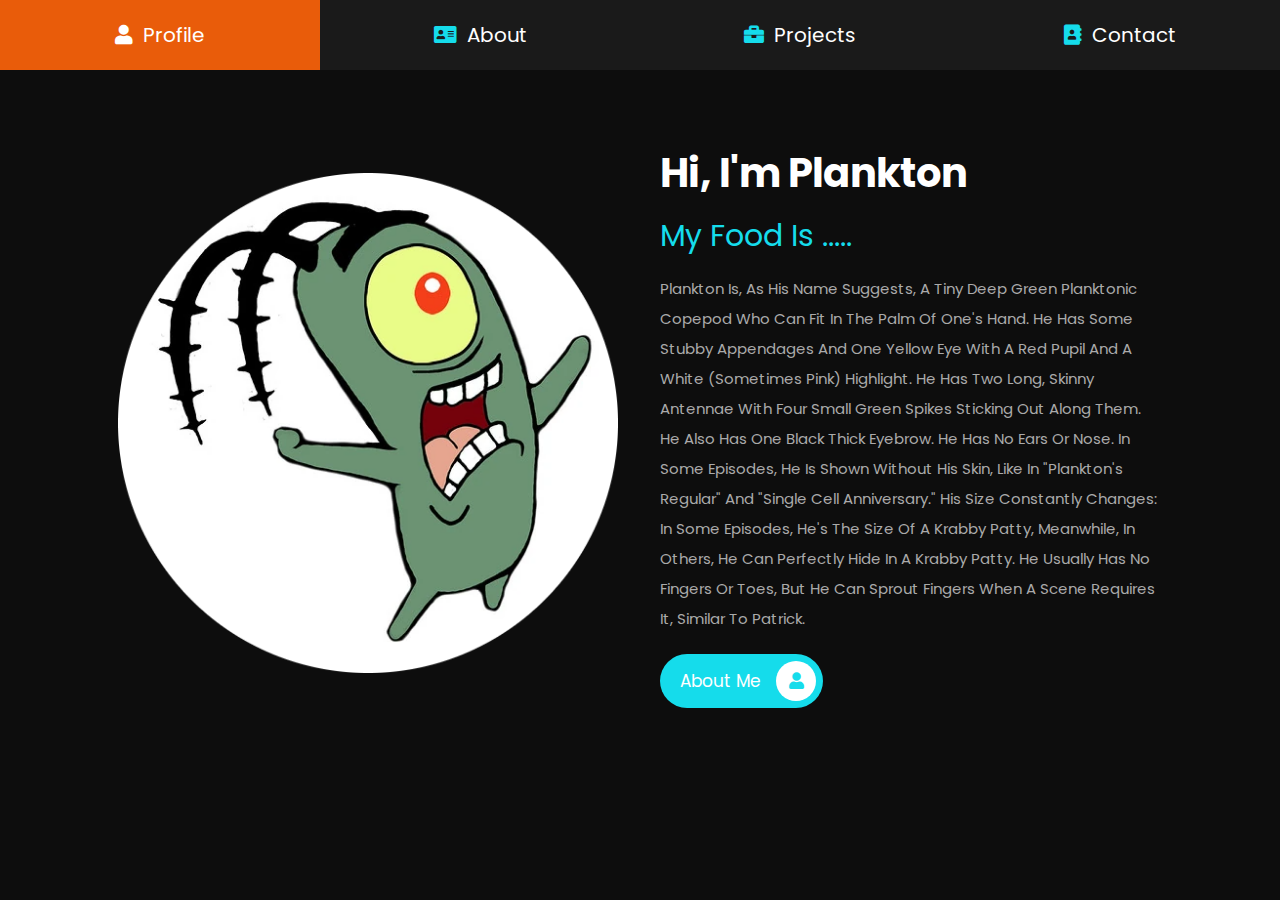
<file: index.html>
<!DOCTYPE html>
<html lang="en">
<head>
    <meta charset="UTF-8">
    <meta http-equiv="X-UA-Compatible" content="IE=edge">
    <meta name="viewport" content="width=device-width, initial-scale=1.0">
    <title>Plankton Profile</title>

    <!-- font awesome cdn link  -->
    <link rel="stylesheet" href="https://cdnjs.cloudflare.com/ajax/libs/font-awesome/5.15.4/css/all.min.css">

    <!-- custom css file link  -->
    <link rel="stylesheet" href="css/style.css">

</head>
<body>
    
<!-- navbar section starts  -->

<nav class="navbar">
    <a href="index.html" class="active"> <i class="fas fa-user"></i> <span>profile</span> </a>
    <a href="about.html"> <i class="fas fa-address-card"></i> <span>about</span> </a>
    <a href="projects.html"> <i class="fas fa-briefcase"></i> <span>projects</span> </a>
    <a href="contact.html"> <i class="fas fa-address-book"></i> <span>contact</span> </a>
</nav>

<!-- navbar section ends -->

<!-- home section starts  -->

<section class="home">

    <div class="image">
        <img src="images/profile.png" alt="">
    </div>

    <div class="content">
        <h3>hi, i'm Plankton</h3>
        <span>My food is .....</span>
        <p>Plankton is, as his name suggests, a tiny deep green planktonic copepod who can fit in the palm of one's hand. He has some stubby appendages and one yellow eye with a red pupil and a white (sometimes pink) highlight. He has two long, skinny antennae with four small green spikes sticking out along them. He also has one black thick eyebrow. He has no ears or nose. In some episodes, he is shown without his skin, like in "Plankton's Regular" and "Single Cell Anniversary." His size constantly changes: in some episodes, he's the size of a Krabby Patty, meanwhile, in others, he can perfectly hide in a Krabby Patty. He usually has no fingers or toes, but he can sprout fingers when a scene requires it, similar to Patrick.</p>
        <a href="about.html" class="btn"> about me <i class="fas fa-user"></i> </a>
    </div>

</section>

<!-- home section ends -->

</body>
</html>
</file>
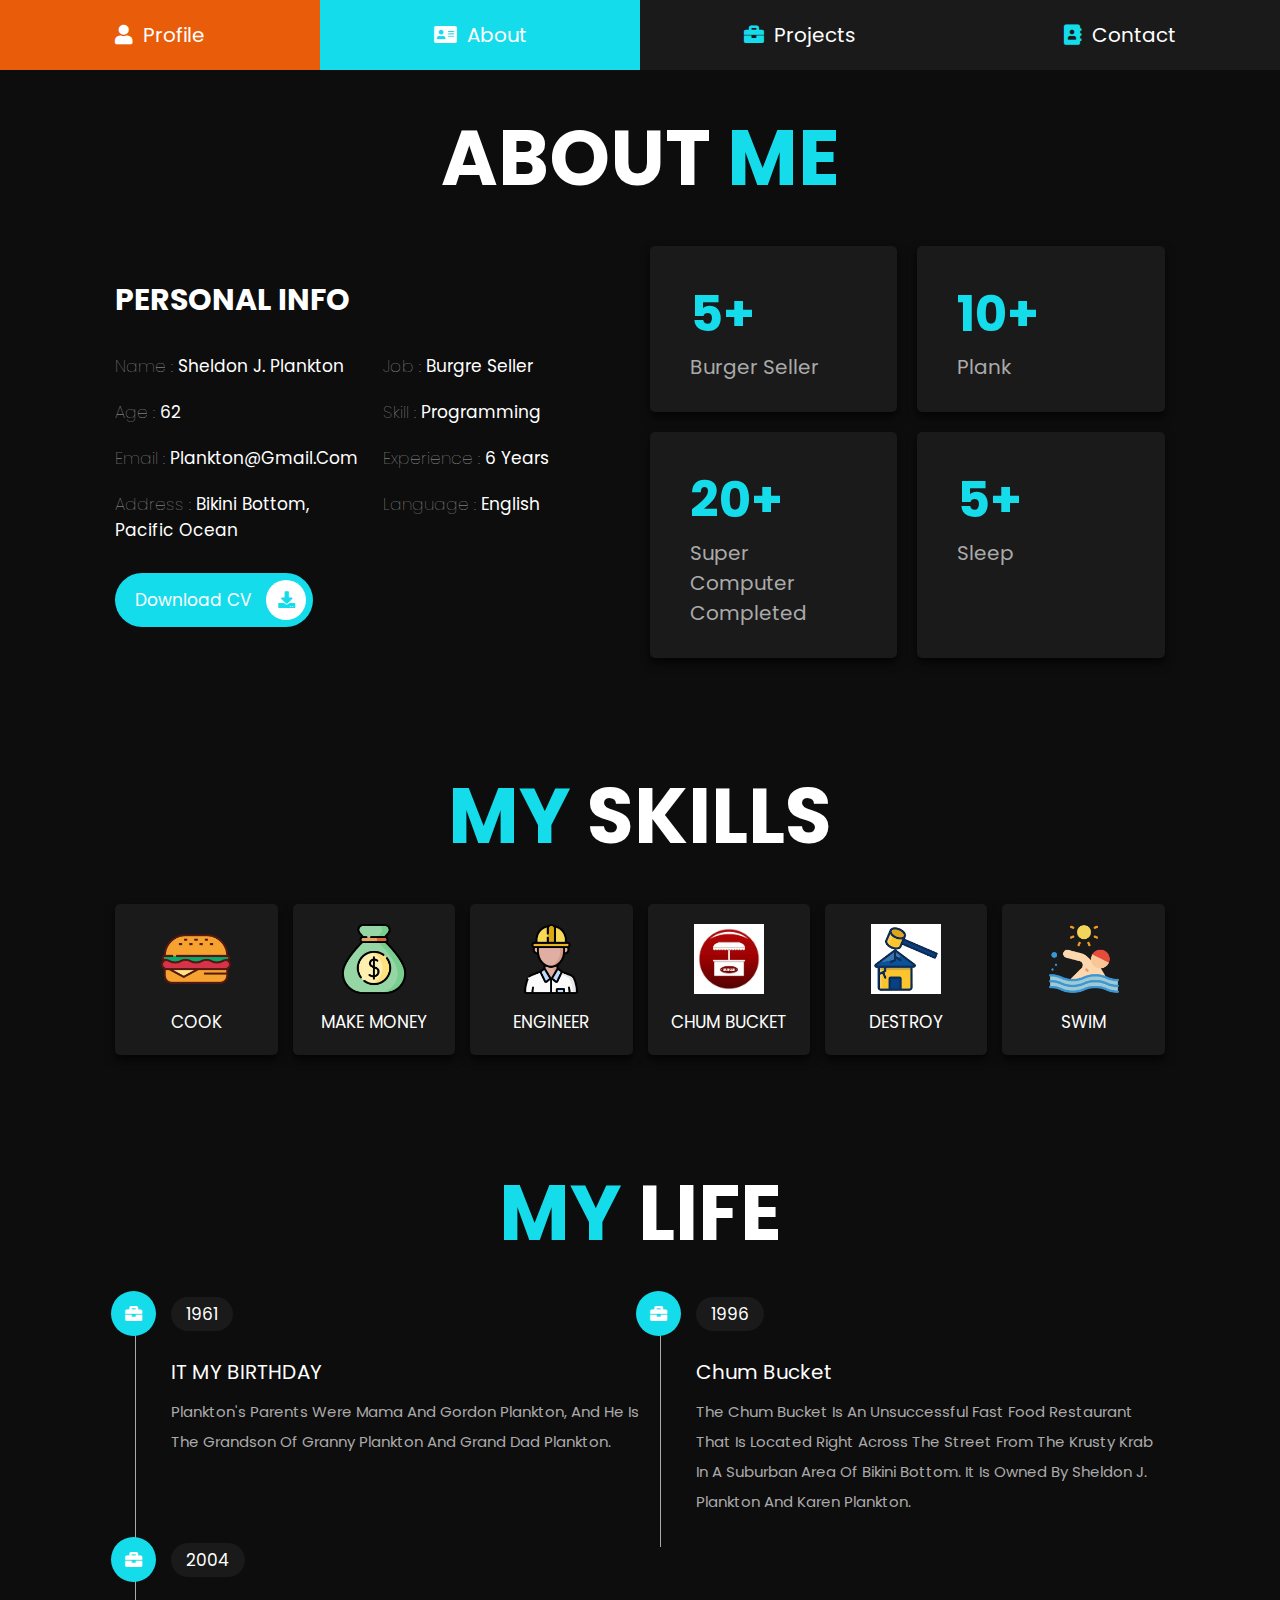
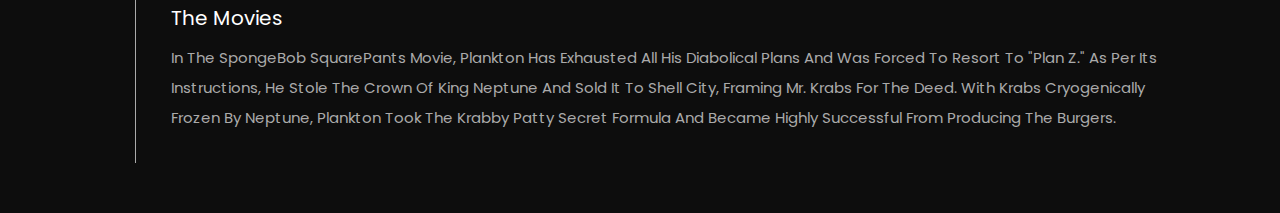
<file: about.html>
<!DOCTYPE html>
<html lang="en">

<head>
    <meta charset="UTF-8">
    <meta http-equiv="X-UA-Compatible" content="IE=edge">
    <meta name="viewport" content="width=device-width, initial-scale=1.0">
    <title>About - Plankton Profile</title>

    <!-- font awesome cdn link  -->
    <link rel="stylesheet" href="https://cdnjs.cloudflare.com/ajax/libs/font-awesome/5.15.4/css/all.min.css">

    <!-- custom css file link  -->
    <link rel="stylesheet" href="css/style.css">

</head>

<body>

    <!-- navbar section starts  -->

    <nav class="navbar">
        <a href="index.html"> <i class="fas fa-user"></i> <span>profile</span> </a>
        <a href="about.html" class="active"> <i class="fas fa-address-card"></i> <span>about</span> </a>
        <a href="projects.html"> <i class="fas fa-briefcase"></i> <span>projects</span> </a>
        <a href="contact.html"> <i class="fas fa-address-book"></i> <span>contact</span> </a>
    </nav>

    <!-- navbar section ends -->

    <!-- about section starts  -->

    <section class="about">

        <h1 class="heading"> about <span>me</span> </h1>

        <div class="row">

            <div class="info-container">

                <h1>personal info</h1>

                <div class="box-container">

                    <div class="box">
                        <h3> <span>name : </span> Sheldon J. Plankton </h3>
                        <h3> <span>age : </span> 62 </h3>
                        <h3> <span>email : </span> Plankton@gmail.com </h3>
                        <h3> <span>address : </span> Bikini Bottom, Pacific Ocean </h3>
                    </div>

                    <div class="box">
                        <h3> <span>job : </span> Burgre seller </h3>
                        <h3> <span>skill : </span> Programming </h3>
                        <h3> <span>experience : </span> 6 years </h3>
                        <h3> <span>language : </span> English </h3>
                    </div>

                </div>

                <a href="/profilewithcss/files/resume.pdf" class="btn"> download CV <i class="fas fa-download"></i> </a>

            </div>

            <div class="count-container">

                <div class="box">
                    <h3>5+</h3>
                    <p>burger seller</p>
                </div>

                <div class="box">
                    <h3>10+</h3>
                    <p>plank</p>
                </div>

                <div class="box">
                    <h3>20+</h3>
                    <p>super computer completed</p>
                </div>

                <div class="box">
                    <h3>5+</h3>
                    <p>Sleep</p>
                </div>

            </div>

        </div>

    </section>

    <!-- about section ends -->

    <!-- skills section starts  -->

    <section class="skills">

        <h1 class="heading"> <span>my</span> skills </h1>

        <div class="box-container">
            <div class="box">
                <img src="images/icon-1.png">
                <h3>cook</h3>
            </div>
            <div class="box">
                <img src="images/icon-2.png">
                <h3>make money</h3>
            </div>
            <div class="box">
                <img src="images/icon-3.png">
                <h3>engineer</h3>
            </div>
            <div class="box">
                <img src="images/icon-4.png">
                <h3>Chum Bucket</h3>
            </div>
            <div class="box">
                <img src="images/icon-5.png">
                <h3>destroy</h3>
            </div>
            <div class="box">
                <img src="images/icon-6.png">
                <h3>swim</h3>
            </div>
        </div>

    </section>

    <!-- skills section ends -->

    <!-- education section starts  -->

    <section class="education">

        <h1 class="heading"> <span>my</span> Life </h1>

        <div class="box-container">

            <div class="box">
                <i class="fas fa-briefcase"></i>
                <span>1961</span>
                <h3>IT MY BIRTHDAY</h3>
                <p>Plankton's parents were Mama and Gordon Plankton, and he is the grandson of Granny Plankton and Grand Dad Plankton.</p>
            </div>

            <div class="box">
                <i class="fas fa-briefcase"></i>
                <span>1996</span>
                <h3>Chum Bucket</h3>
                <p>The Chum Bucket is an unsuccessful fast food restaurant that is located right across the street from the Krusty Krab in a suburban area of Bikini Bottom. 
                    It is owned by Sheldon J. Plankton and Karen Plankton.</p>
            </div>

            <div class="box">
                <i class="fas fa-briefcase"></i>
                <span>2004</span>
                <h3>The movies</h3>
                <p>In The SpongeBob SquarePants Movie, Plankton has exhausted all his diabolical plans and was forced to resort to "Plan Z." 
                    As per its instructions, he stole the crown of King Neptune and sold it to Shell City, framing Mr. Krabs for the deed. With Krabs cryogenically frozen by Neptune, 
                    Plankton took the Krabby Patty secret formula and became highly successful from producing the burgers.
                </p>
            </div>

        </div>

    </section>

    <!-- education section ends -->

</body>

</html>
</file>
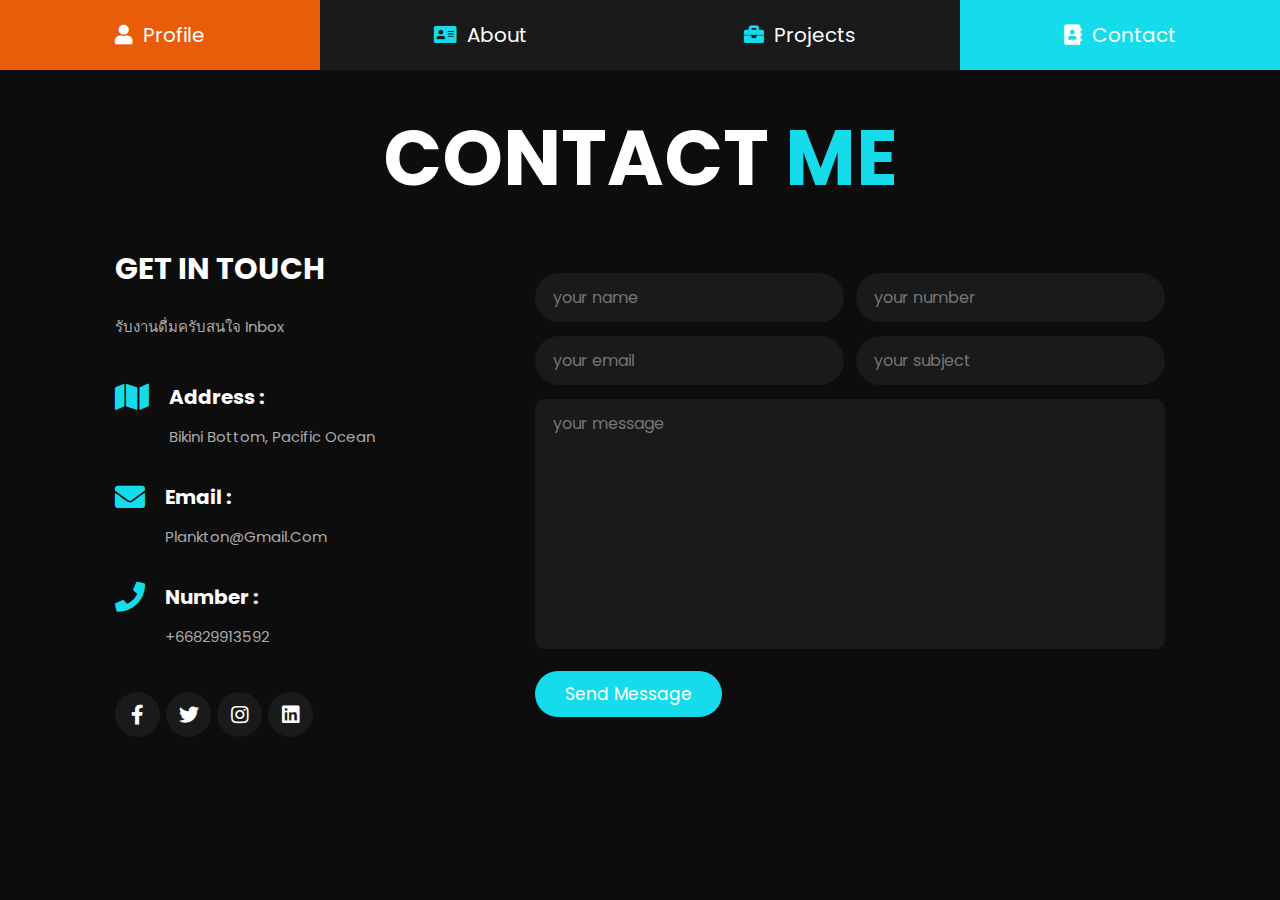
<file: contact.html>
<!DOCTYPE html>
<html lang="en">
<head>
    <meta charset="UTF-8">
    <meta http-equiv="X-UA-Compatible" content="IE=edge">
    <meta name="viewport" content="width=device-width, initial-scale=1.0">
    <title>Contact - plankton Profile</title>

    <!-- font awesome cdn link  -->
    <link rel="stylesheet" href="https://cdnjs.cloudflare.com/ajax/libs/font-awesome/5.15.4/css/all.min.css">

    <!-- custom css file link  -->
    <link rel="stylesheet" href="css/style.css">

</head>
<body>
    
<!-- navbar section starts  -->

<nav class="navbar">
    <a href="index.html"> <i class="fas fa-user"></i> <span>profile</span> </a>
    <a href="about.html"> <i class="fas fa-address-card"></i> <span>about</span> </a>
    <a href="projects.html"> <i class="fas fa-briefcase"></i> <span>projects</span> </a>
    <a href="contact.html" class="active"> <i class="fas fa-address-book"></i> <span>contact</span> </a>
</nav>

<!-- navbar section ends -->

<!-- contact section starts  -->

<section class="contact">

<h1 class="heading"> contact <span>me</span> </h1>

<div class="row">

    <div class="info-container">

        <h1>get in touch</h1>

        <p>รับงานดื่มครับสนใจ inbox</p>

        <div class="box-container">

            <div class="box">
                <i class="fas fa-map"></i>
                <div class="info">
                    <h3>address :</h3>
                    <p>Bikini Bottom, Pacific Ocean</p>
                </div>
            </div>

            <div class="box">
                <i class="fas fa-envelope"></i>
                <div class="info">
                    <h3>email :</h3>
                    <p>Plankton@gmail.com</p>
                </div>
            </div>

            <div class="box">
                <i class="fas fa-phone"></i>
                <div class="info">
                    <h3>number :</h3>
                    <p>+66829913592</p>
                </div>
            </div>

        </div>

        <div class="share">
            <a href="#" class="fab fa-facebook-f"></a>
            <a href="#" class="fab fa-twitter"></a>
            <a href="#" class="fab fa-instagram"></a>
            <a href="#" class="fab fa-linkedin"></a>
        </div>

    </div>

    <form action="">

        <div class="inputBox">
            <input type="text" placeholder="your name">
            <input type="number" placeholder="your number">
        </div>

        <div class="inputBox">
            <input type="email" placeholder="your email">
            <input type="text" placeholder="your subject">
        </div>

        <textarea name="" placeholder="your message" id="" cols="30" rows="10"></textarea>

        <input type="submit" value="send message" class="btn">

    </form>

</div>

</section>

<!-- contact section ends -->

</body>
</html>
</file>
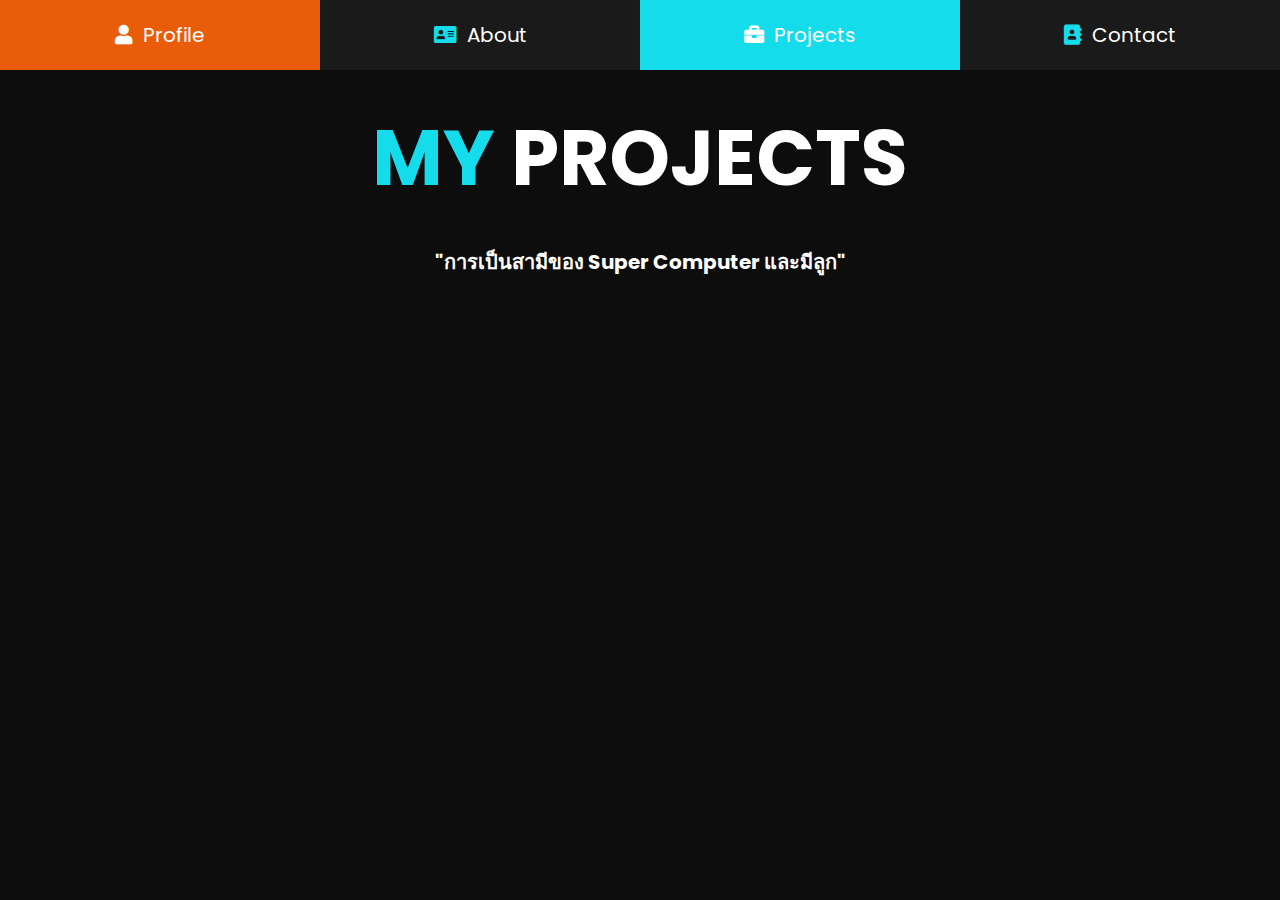
<file: projects.html>
<!DOCTYPE html>
<html lang="en">

<head>
    <meta charset="UTF-8">
    <meta http-equiv="X-UA-Compatible" content="IE=edge">
    <meta name="viewport" content="width=device-width, initial-scale=1.0">
    <title>Projects - Plankton Profile</title>

    <!-- font awesome cdn link  -->
    <link rel="stylesheet" href="https://cdnjs.cloudflare.com/ajax/libs/font-awesome/5.15.4/css/all.min.css">

    <!-- custom css file link  -->
    <link rel="stylesheet" href="css/style.css">

</head>

<body>

    <!-- navbar section starts  -->

    <nav class="navbar">
        <a href="index.html"> <i class="fas fa-user"></i> <span>profile</span> </a>
        <a href="about.html"> <i class="fas fa-address-card"></i> <span>about</span> </a>
        <a href="projects.html" class="active"> <i class="fas fa-briefcase"></i> <span>projects</span> </a>
        <a href="contact.html"> <i class="fas fa-address-book"></i> <span>contact</span> </a>
    </nav>

    <!-- navbar section ends -->

    <!-- projects section starts  -->

    <section class="projects">
        <h1 class="heading"> <span>my</span> projects </h1>
        <h3>"การเป็นสามีของ super computer และมีลูก"</h3>
        <p style="text-align: center;"><iframe width="560" height="315" src="https://www.youtube.com/embed/kxKtz8HXSzA?si=Lgt_Uzg-rzBXC9LE" title="YouTube video player" frameborder="0" allow="accelerometer; autoplay; clipboard-write; encrypted-media; gyroscope; picture-in-picture; web-share" allowfullscreen></iframe>
        </p>    
    </section>

    <!-- projects section ends -->

</body>

</html>
</file>
<file: css/style.css>
@import url("https://fonts.googleapis.com/css2?family=Poppins:wght@100;300;400;500;600;700&display=swap");

* {
  font-family: 'Poppins', sans-serif;
  margin: 0;
  padding: 0;
  -webkit-box-sizing: border-box;
  box-sizing: border-box;
  text-decoration: none;
  outline: none;
  border: none;
  text-transform: capitalize;
}

html {
  font-size: 62.5%;
  overflow-x: hidden;
}

body {
  background: #0d0d0d;
  padding-top: 5rem;
}

section {
  padding: 5rem 9%;
}

.heading {
  text-align: center;
  font-size: 6vw;
  color: #fff;
  margin-bottom: 3rem;
  text-transform: uppercase;
}

.heading span {
  text-transform: uppercase;
  color: rgb(21, 220, 235);
}

.btn {
  display: inline-block;
  margin-top: 1rem;
  border-radius: 5rem;
  background: rgb(21, 220, 235);
  padding: .7rem;
  font-size: 1.7rem;
  color: #fff;
  padding-left: 2rem;
}

.btn i {
  height: 4rem;
  width: 4rem;
  line-height: 4rem;
  font-size: 1.7rem;
  text-align: center;
  background: #fff;
  color: rgb(21, 220, 235);
  border-radius: 50%;
  margin-left: 1rem;
  -webkit-transition: .2s linear;
  transition: .2s linear;
}

.btn:hover i {
  margin-left: 2rem;
}

.navbar {
  position: fixed;
  top: 0;
  left: 0;
  right: 0;
  display: -webkit-box;
  display: -ms-flexbox;
  display: flex;
  z-index: 1000;
  -webkit-box-align: end;
  -ms-flex-align: end;
  align-items: flex-end;
}

.navbar a {
  padding: 2rem;
  font-size: 2rem;
  background: #1a1a1a;
  -webkit-box-flex: 1;
  -ms-flex: 1;
  flex: 1;
  color: #fff;
  text-align: center;
  -webkit-transition: .2s linear;
  transition: .2s linear;
}

.navbar a i {
  color: rgb(21, 220, 235);
  padding-right: .5rem;
}

.navbar a:hover {
  background: rgb(233, 92, 10);
}

.navbar .active {
  background: rgb(21, 220, 235);
}

.navbar .active i {
  color: #fff;
}

.navbar a:hover i {
  color: #fff;
}

.home {
  display: -webkit-box;
  display: -ms-flexbox;
  display: flex;
  -webkit-box-align: center;
  -ms-flex-align: center;
  align-items: center;
  -ms-flex-wrap: wrap;
  flex-wrap: wrap;
  gap: 4rem;
  min-height: calc(100vh - 15rem);
}

.home .image {
  -webkit-box-flex: 1;
  -ms-flex: 1 1 42rem;
  flex: 1 1 42rem;
  text-align: center;
}

.home .image img {
  height: 50rem;
  width: 50rem;
  /* border-radius: 30% 70% 70% 30% / 30% 30% 70% 70%; */
}

.home .content {
  -webkit-box-flex: 1;
  -ms-flex: 1 1 42rem;
  flex: 1 1 42rem;
}

.home .content h3 {
  color: #fff;
  font-size: 4rem;
  padding-bottom: .5rem;
}

.home .content span {
  font-size: 3rem;
  color: rgb(21, 220, 235);
  padding: .5rem 0;
  display: block;
}

.home .content p {
  font-size: 1.5rem;
  color: #aaa;
  padding: 1rem 0;
  line-height: 2;
}

.about .row {
  display: -webkit-box;
  display: -ms-flexbox;
  display: flex;
  -webkit-box-align: center;
  -ms-flex-align: center;
  align-items: center;
  -ms-flex-wrap: wrap;
  flex-wrap: wrap;
  gap: 2rem;
}

.about .row .info-container {
  -webkit-box-flex: 1;
  -ms-flex: 1 1 42rem;
  flex: 1 1 42rem;
}

.about .row .info-container h1 {
  font-size: 3rem;
  color: #fff;
  text-transform: uppercase;
  padding-bottom: 1rem;
}

.about .row .info-container .box-container {
  padding: 1rem 0;
  display: -webkit-box;
  display: -ms-flexbox;
  display: flex;
  -ms-flex-wrap: wrap;
  flex-wrap: wrap;
  gap: 2rem;
}

.about .row .info-container .box-container .box {
  -webkit-box-flex: 1;
  -ms-flex: 1 1 20rem;
  flex: 1 1 20rem;
}

.about .row .info-container .box-container .box h3 {
  font-size: 1.7rem;
  color: #fff;
  padding: 1rem 0;
  font-weight: normal;
}

.about .row .info-container .box-container .box h3 span {
  color: #aaa;
  font-weight: lighter;
}

.about .row .count-container {
  -webkit-box-flex: 1;
  -ms-flex: 1 1 42rem;
  flex: 1 1 42rem;
  display: -webkit-box;
  display: -ms-flexbox;
  display: flex;
  -ms-flex-wrap: wrap;
  flex-wrap: wrap;
  gap: 2rem;
}

.about .row .count-container .box {
  -webkit-box-flex: 1;
  -ms-flex: 1 1 20rem;
  flex: 1 1 20rem;
  padding: 3rem 4rem;
  border-radius: .5rem;
  background: #1a1a1a;
  -webkit-box-shadow: 0 0.5rem 1rem rgba(0, 0, 0, 0.7);
  box-shadow: 0 0.5rem 1rem rgba(0, 0, 0, 0.7);
}

.about .row .count-container .box h3 {
  font-size: 5rem;
  color: rgb(21, 220, 235);
}

.about .row .count-container .box p {
  font-size: 2rem;
  color: #aaa;
}

.skills .box-container {
  display: -ms-grid;
  display: grid;
  -ms-grid-columns: (minmax(16rem, 1fr))[auto-fit];
  grid-template-columns: repeat(auto-fit, minmax(16rem, 1fr));
  gap: 1.5rem;
}

.skills .box-container .box {
  padding: 2rem;
  text-align: center;
  -webkit-box-shadow: 0 0.5rem 1rem rgba(0, 0, 0, 0.7);
  box-shadow: 0 0.5rem 1rem rgba(0, 0, 0, 0.7);
  border-radius: .5rem;
  background: #1a1a1a;
}

.skills .box-container .box:hover {
  background: #fff;
}

.skills .box-container .box:hover h3 {
  color: #0d0d0d;
}

.skills .box-container .box img {
  height: 7rem;
  margin-bottom: 1rem;
}

.skills .box-container .box h3 {
  color: #fff;
  font-size: 1.7rem;
  font-weight: normal;
  text-transform: uppercase;
}

.education .box-container {
  display: -webkit-box;
  display: -ms-flexbox;
  display: flex;
  -ms-flex-wrap: wrap;
  flex-wrap: wrap;
}

.education .box-container .box {
  -webkit-box-flex: 1;
  -ms-flex: 1 1 40rem;
  flex: 1 1 40rem;
  margin-left: 2rem;
  padding-top: 0;
  padding-bottom: 0;
  padding-left: 3.5rem;
  padding-bottom: 3rem;
  border-left: 0.1rem solid #aaa;
  position: relative;
}

.education .box-container .box i {
  height: 4.5rem;
  width: 4.5rem;
  line-height: 4.5rem;
  font-size: 1.7rem;
  border-radius: 50%;
  background: rgb(21, 220, 235);
  color: #fff;
  text-align: center;
  position: absolute;
  top: -1rem;
  left: -2.5rem;
}

.education .box-container .box span {
  font-size: 1.7rem;
  color: #fff;
  border-radius: 5rem;
  padding: .5rem 1.5rem;
  background: #1a1a1a;
}

.education .box-container .box h3 {
  font-size: 2rem;
  padding: 1rem 0;
  color: #fff;
  padding-top: 3rem;
  font-weight: normal;
}

.education .box-container .box p {
  font-size: 1.5rem;
  color: #aaa;
  line-height: 2;
}

.projects {
  text-align: center;
}

.projects .box-container {
  display: -ms-grid;
  display: grid;
  -ms-grid-columns: (minmax(31rem, 1fr))[auto-fit];
  grid-template-columns: repeat(auto-fit, minmax(31rem, 1fr));
  gap: 1.5rem;
  margin-bottom: 2rem;
  justify-items: center;
}

.projects .box-container .box {
  height: 30rem;
  overflow: hidden;
  position: relative;
}

.projects h3 {
  color: #fff;
  font-size: 2rem;
}

.projects p {
  color: #fff;
  font-size: 1.5rem;
  margin-bottom: 5rem;
}

.projects .box-container .box:hover .content {
  -webkit-transform: translateY(0%);
  transform: translateY(0%);
}

.projects .box-container .box img {
  height: 100%;
  width: 100%;
  -o-object-fit: cover;
  object-fit: cover;
}

.projects .box-container .box .content {
  position: absolute;
  top: 0;
  left: 0;
  height: 100%;
  width: 100%;
  background: #1a1a1a;
  display: -webkit-box;
  display: -ms-flexbox;
  display: flex;
  -webkit-box-orient: vertical;
  -webkit-box-direction: normal;
  -ms-flex-flow: column;
  flex-flow: column;
  -webkit-box-align: center;
  -ms-flex-align: center;
  align-items: center;
  -webkit-box-pack: center;
  -ms-flex-pack: center;
  justify-content: center;
  padding: 2rem;
  -webkit-transform: translateY(-100%);
  transform: translateY(-100%);
  -webkit-transition: .2s linear;
  transition: .2s linear;
}

.projects .box-container .box .content h3 {
  font-size: 2.5rem;
  color: #fff;
  text-transform: uppercase;
  font-weight: normal;
}

.projects .box-container .box .content p {
  padding: 1rem 0;
  font-size: 1.5rem;
  line-height: 2;
  color: #aaa;
}

.projects .box-container .box .content a {
  font-size: 2rem;
  color: rgb(21, 220, 235);
}

.projects .box-container .box .content a:hover {
  color: #fff;
}

.contact .row {
  display: -webkit-box;
  display: -ms-flexbox;
  display: flex;
  -webkit-box-align: center;
  -ms-flex-align: center;
  align-items: center;
  -ms-flex-wrap: wrap;
  flex-wrap: wrap;
  gap: 2rem;
}

.contact .row .info-container {
  width: 40rem;
}

.contact .row .info-container h1 {
  font-size: 3rem;
  text-transform: uppercase;
  color: #fff;
  padding-bottom: 1rem;
}

.contact .row .info-container p {
  font-size: 1.5rem;
  line-height: 2;
  color: #aaa;
  padding: 1rem 0;
}

.contact .row .info-container .box-container {
  padding: 2rem 0;
}

.contact .row .info-container .box-container .box {
  display: -webkit-box;
  display: -ms-flexbox;
  display: flex;
  gap: 2rem;
  padding: 1rem 0;
}

.contact .row .info-container .box-container .box i {
  font-size: 3rem;
  color: rgb(21, 220, 235);
}

.contact .row .info-container .box-container .box h3 {
  font-size: 2rem;
  color: #fff;
}

.contact .row .info-container .share a {
  font-size: 2rem;
  height: 4.5rem;
  width: 4.5rem;
  line-height: 4.5rem;
  border-radius: 50%;
  background: #1a1a1a;
  color: #fff;
  text-align: center;
  margin-right: .3rem;
}

.contact .row .info-container .share a:hover {
  background: rgb(240, 79, 111);
}

.contact .row form {
  -webkit-box-flex: 1;
  -ms-flex: 1 1 42rem;
  flex: 1 1 42rem;
}

.contact .row form .inputBox {
  display: -webkit-box;
  display: -ms-flexbox;
  display: flex;
  -ms-flex-wrap: wrap;
  flex-wrap: wrap;
  -webkit-box-pack: justify;
  -ms-flex-pack: justify;
  justify-content: space-between;
}

.contact .row form .inputBox input {
  width: 49%;
}

.contact .row form .inputBox input,
.contact .row form textarea {
  border-radius: 5rem;
  padding: 1.2rem 1.8rem;
  font-size: 1.6rem;
  color: #fff;
  text-transform: none;
  margin: .7rem 0;
  background: #1a1a1a;
}

.contact .row form textarea {
  width: 100%;
  border-radius: 1rem;
  resize: none;
  height: 25rem;
}

.contact .row form .btn {
  padding: 1rem 3rem;
  cursor: pointer;
}

.contact .row form .btn:hover {
  background: #fff;
  color: #0d0d0d;
}

@media (max-width: 1200px) {
  html {
    font-size: 55%;
  }

  section {
    padding: 3rem 2rem;
  }
}

@media (max-width: 768px) {
  .heading {
    font-size: 12vw;
  }

  .navbar a i {
    padding: 0;
  }

  .navbar a span {
    display: none;
  }

  .navbar a:hover {
    padding-bottom: 2rem;
  }

  .home {
    text-align: center;
    gap: 2rem;
  }

  .home .image img {
    height: 30rem;
    width: 30rem;
  }

  .home .content h3 {
    font-size: 3rem;
  }

  .home .content span {
    font-size: 2.5rem;
  }

  .contact .row form .inputBox input {
    width: 100%;
    margin-bottom: 1rem;
  }
}

@media (max-width: 450px) {
  html {
    font-size: 50%;
  }
}

/*# sourceMappingURL=style.css.map */
</file>
